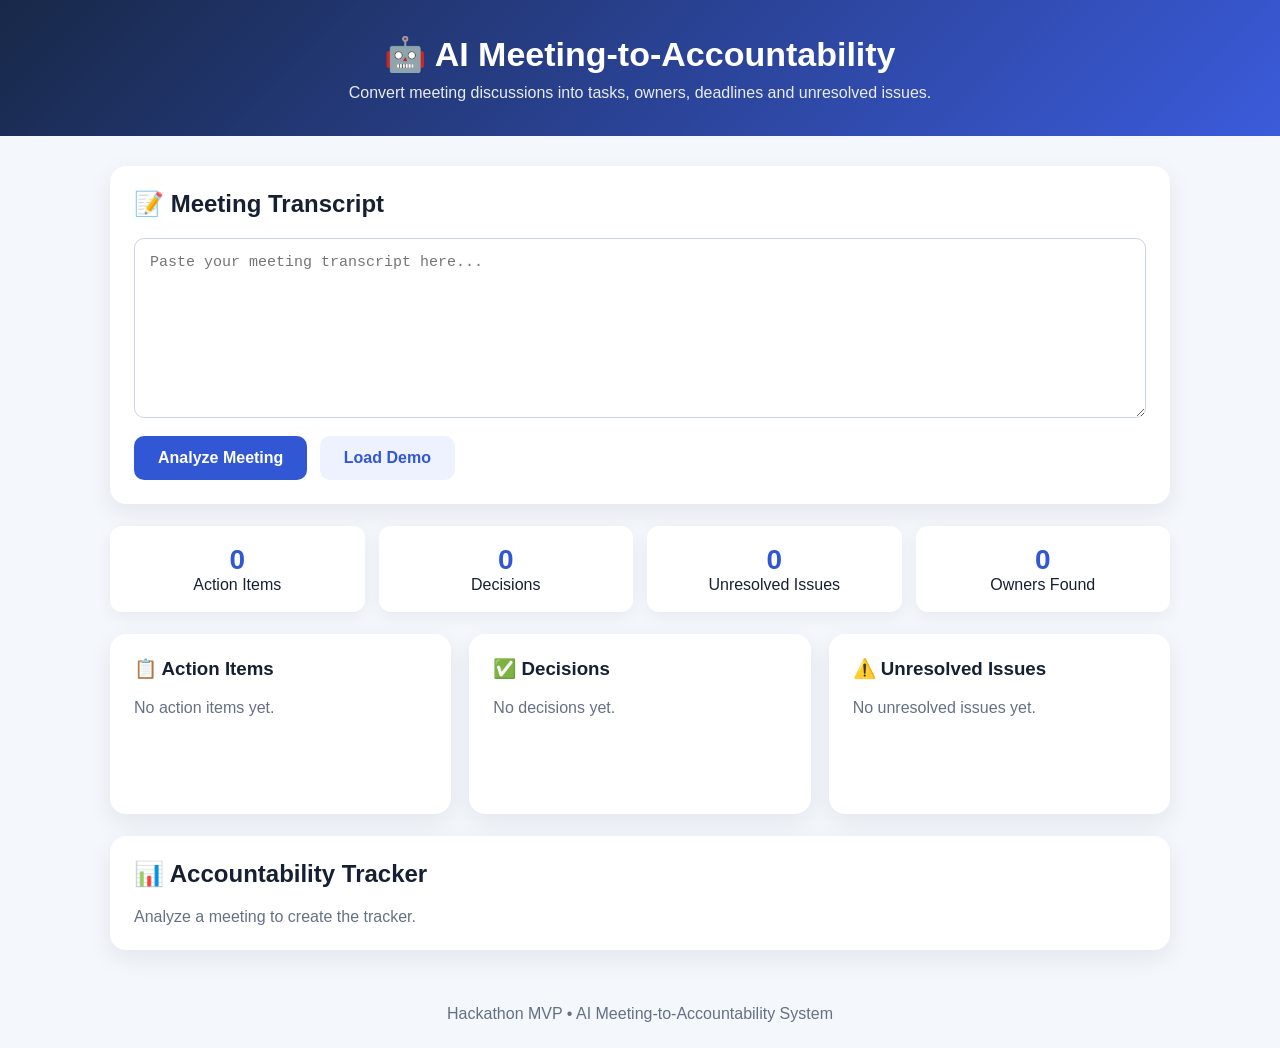
<file: preview.html>
<!DOCTYPE html>
<html lang="en">
<head>
<meta charset="UTF-8">
<meta name="viewport" content="width=device-width, initial-scale=1.0">
<title>AI Meeting-to-Accountability System</title>
<style>
*{box-sizing:border-box}
body{margin:0;font-family:Arial,Helvetica,sans-serif;background:#f4f7fb;color:#172033}
header{background:linear-gradient(135deg,#182848,#3b5bdb);color:white;padding:34px 7%;text-align:center}
header h1{margin:0 0 10px;font-size:34px}
header p{margin:0;opacity:.9}
main{max-width:1100px;margin:30px auto;padding:0 20px}
.panel,.card{background:white;border-radius:16px;padding:24px;box-shadow:0 8px 25px rgba(20,30,60,.08);margin-bottom:22px}
h2{margin-top:0}
textarea{width:100%;min-height:180px;padding:15px;border:1px solid #ccd4e0;border-radius:10px;font-size:15px;resize:vertical}
button{margin-top:14px;background:#3157d5;color:white;border:0;border-radius:10px;padding:13px 24px;font-size:16px;font-weight:bold;cursor:pointer}
button:hover{background:#2446b7}
button.secondary{background:#eef2ff;color:#3157d5;margin-left:8px}
.grid{display:grid;grid-template-columns:repeat(3,1fr);gap:18px}
.card{min-height:180px}
.card h3{margin-top:0}
.item{background:#f7f9fc;border-left:4px solid #3157d5;padding:12px;margin:10px 0;border-radius:8px}
.badge{display:inline-block;padding:4px 9px;border-radius:20px;background:#e8f7ed;color:#16733b;font-size:12px;font-weight:bold}
.stats{display:grid;grid-template-columns:repeat(4,1fr);gap:14px;margin-bottom:22px}
.stat{background:white;padding:18px;border-radius:12px;text-align:center;box-shadow:0 5px 18px rgba(20,30,60,.06)}
.stat b{display:block;font-size:28px;color:#3157d5}
.empty{color:#667085}
footer{text-align:center;padding:25px;color:#667085}
@media(max-width:800px){.grid,.stats{grid-template-columns:1fr}.secondary{margin-left:0}}
</style>
</head>
<body>

<header>
<h1>🤖 AI Meeting-to-Accountability</h1>
<p>Convert meeting discussions into tasks, owners, deadlines and unresolved issues.</p>
</header>

<main>
<section class="panel">
<h2>📝 Meeting Transcript</h2>
<textarea id="transcript" placeholder="Paste your meeting transcript here..."></textarea>
<br>
<button onclick="analyzeMeeting()">Analyze Meeting</button>
<button class="secondary" onclick="loadDemo()">Load Demo</button>
</section>

<section class="stats">
<div class="stat"><b id="taskCount">0</b>Action Items</div>
<div class="stat"><b id="decisionCount">0</b>Decisions</div>
<div class="stat"><b id="issueCount">0</b>Unresolved Issues</div>
<div class="stat"><b id="ownerCount">0</b>Owners Found</div>
</section>

<section class="grid">
<div class="card">
<h3>📋 Action Items</h3>
<div id="actions" class="empty">No action items yet.</div>
</div>
<div class="card">
<h3>✅ Decisions</h3>
<div id="decisions" class="empty">No decisions yet.</div>
</div>
<div class="card">
<h3>⚠️ Unresolved Issues</h3>
<div id="issues" class="empty">No unresolved issues yet.</div>
</div>
</section>

<section class="panel">
<h2>📊 Accountability Tracker</h2>
<div id="tracker" class="empty">Analyze a meeting to create the tracker.</div>
</section>
</main>

<footer>Hackathon MVP • AI Meeting-to-Accountability System</footer>

<script>
function analyzeMeeting(){
  const text=document.getElementById("transcript").value.trim();
  if(!text){alert("Please paste a meeting transcript first.");return;}

  const lines=text.split(/\n+/).map(x=>x.trim()).filter(Boolean);
  const actions=[], decisions=[], issues=[], owners=new Set();

  lines.forEach(line=>{
    const lower=line.toLowerCase();

    if(lower.includes("not decided") || lower.includes("not been decided") ||
       lower.includes("pending") || lower.includes("unresolved") ||
       lower.includes("not finalized") || lower.includes("yet to decide")){
      issues.push(line);
    }

    if(lower.includes("decided") || lower.includes("decision") ||
       lower.includes("agreed") || lower.includes("approved")){
      if(!lower.includes("not decided") && !lower.includes("not been decided"))
        decisions.push(line);
    }

    if(lower.includes("will ") || lower.includes("must ") ||
       lower.includes("needs to ") || lower.includes("responsible for") ||
       lower.includes("assigned to ")){
      let owner="Not specified";
      const m=line.match(/\b([A-Z][a-z]+)\s+(?:will|must|needs to|is responsible)/);
      if(m){owner=m[1];owners.add(owner);}
      const deadlineMatch=line.match(/\b(by|before|on)\s+([A-Za-z0-9 ,'-]+)/i);
      const deadline=deadlineMatch ? deadlineMatch[2].trim() : "Not specified";
      actions.push({text:line,owner,deadline});
    }
  });

  if(!actions.length){
    actions.push({text:"No explicit action item detected.",owner:"Not specified",deadline:"Not specified"});
  }

  document.getElementById("actions").innerHTML=actions.map(a=>
    `<div class="item"><b>Task:</b> ${escapeHtml(a.text)}<br><b>Owner:</b> ${escapeHtml(a.owner)}<br><b>Deadline:</b> ${escapeHtml(a.deadline)}<br><span class="badge">NEW</span></div>`
  ).join("");

  document.getElementById("decisions").innerHTML=decisions.length
    ? decisions.map(x=>`<div class="item">${escapeHtml(x)}</div>`).join("")
    : '<p class="empty">No explicit decision detected.</p>';

  document.getElementById("issues").innerHTML=issues.length
    ? issues.map(x=>`<div class="item">${escapeHtml(x)}</div>`).join("")
    : '<p class="empty">No unresolved issue detected.</p>';

  document.getElementById("taskCount").textContent=actions.length;
  document.getElementById("decisionCount").textContent=decisions.length;
  document.getElementById("issueCount").textContent=issues.length;
  document.getElementById("ownerCount").textContent=owners.size;

  document.getElementById("tracker").innerHTML=actions.map(a=>
    `<div class="item"><b>${escapeHtml(a.owner)}</b> → ${escapeHtml(a.text)}<br>Deadline: ${escapeHtml(a.deadline)} &nbsp; <span class="badge">NEW</span></div>`
  ).join("");
}

function loadDemo(){
document.getElementById("transcript").value=
`Arun will complete the login page by Friday.
Priya will test the payment module by Monday.
The hosting provider has not been decided.
The team agreed to use cloud hosting after testing.`;
analyzeMeeting();
}

function escapeHtml(s){
return s.replace(/[&<>"']/g,m=>({"&":"&amp;","<":"&lt;",">":"&gt;",'"':"&quot;","'":"&#039;"}[m]));
}
</script>
</body>
</html>
</file>
